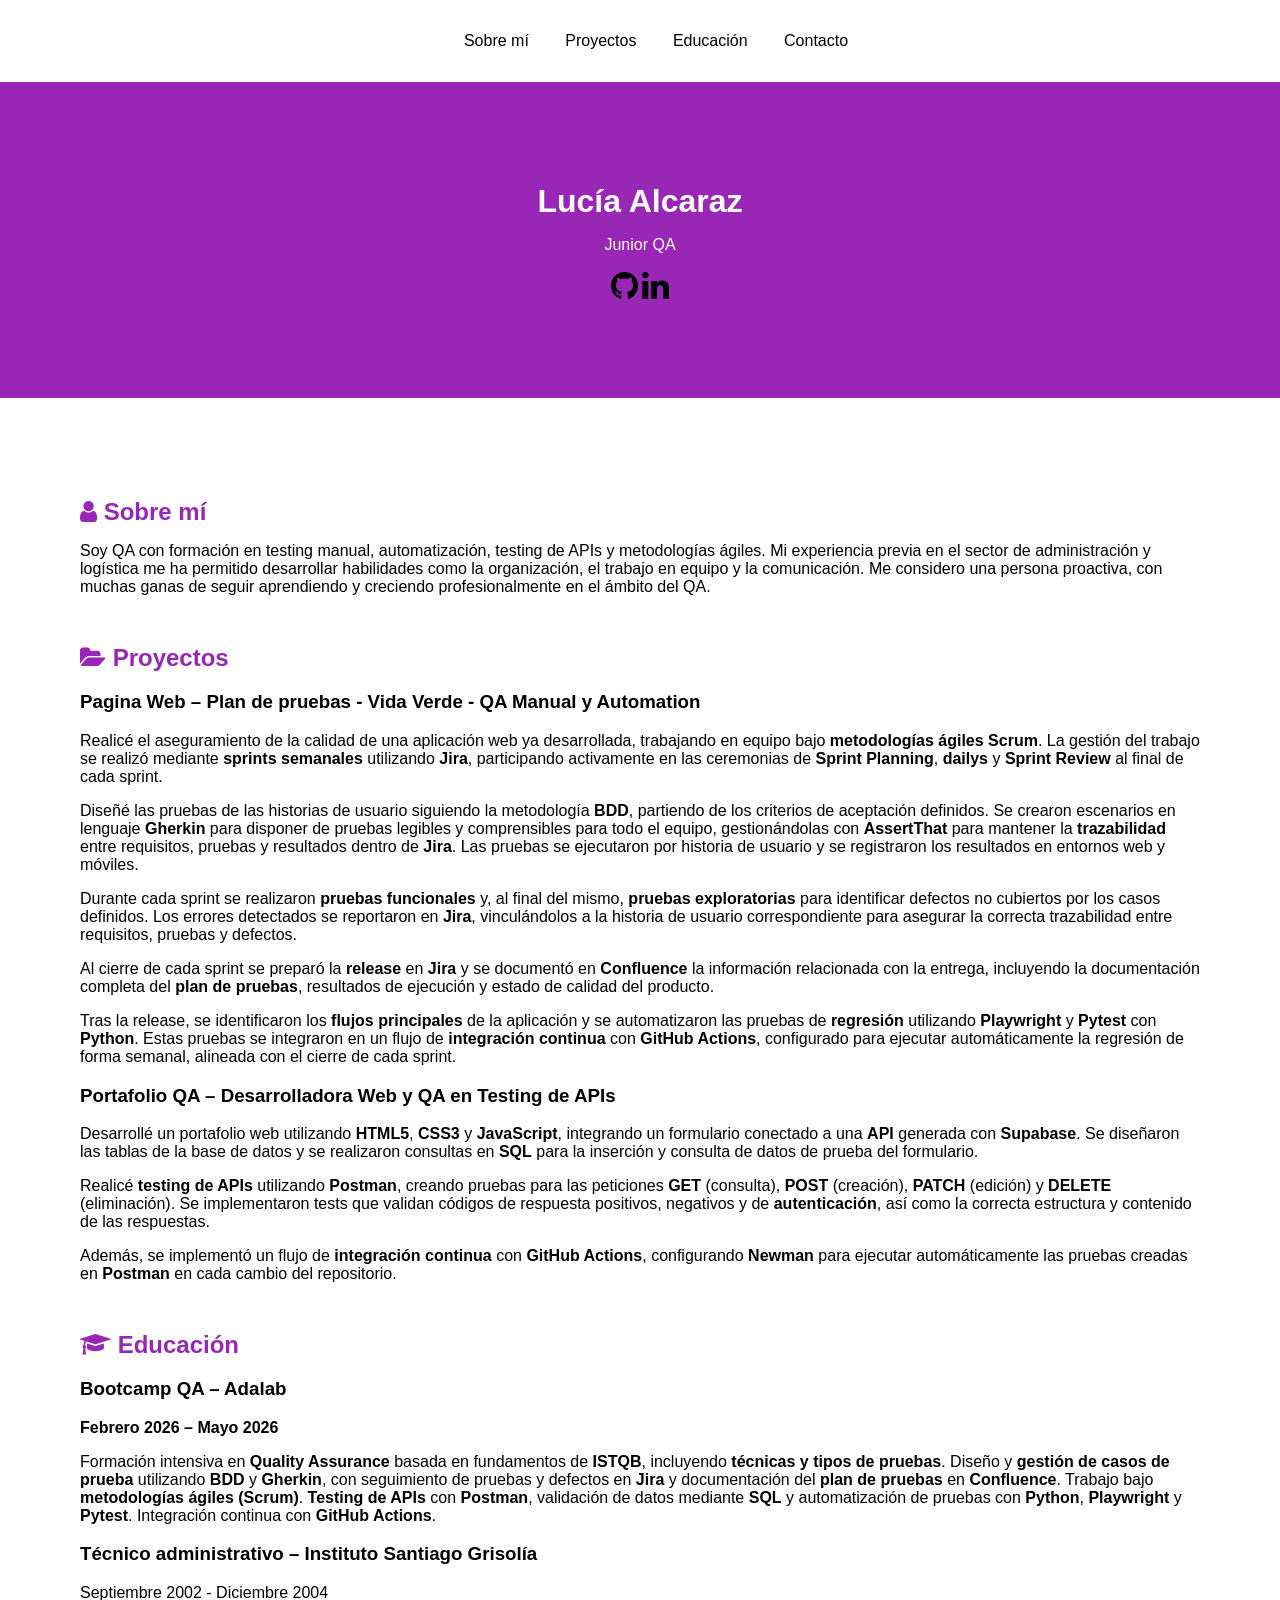
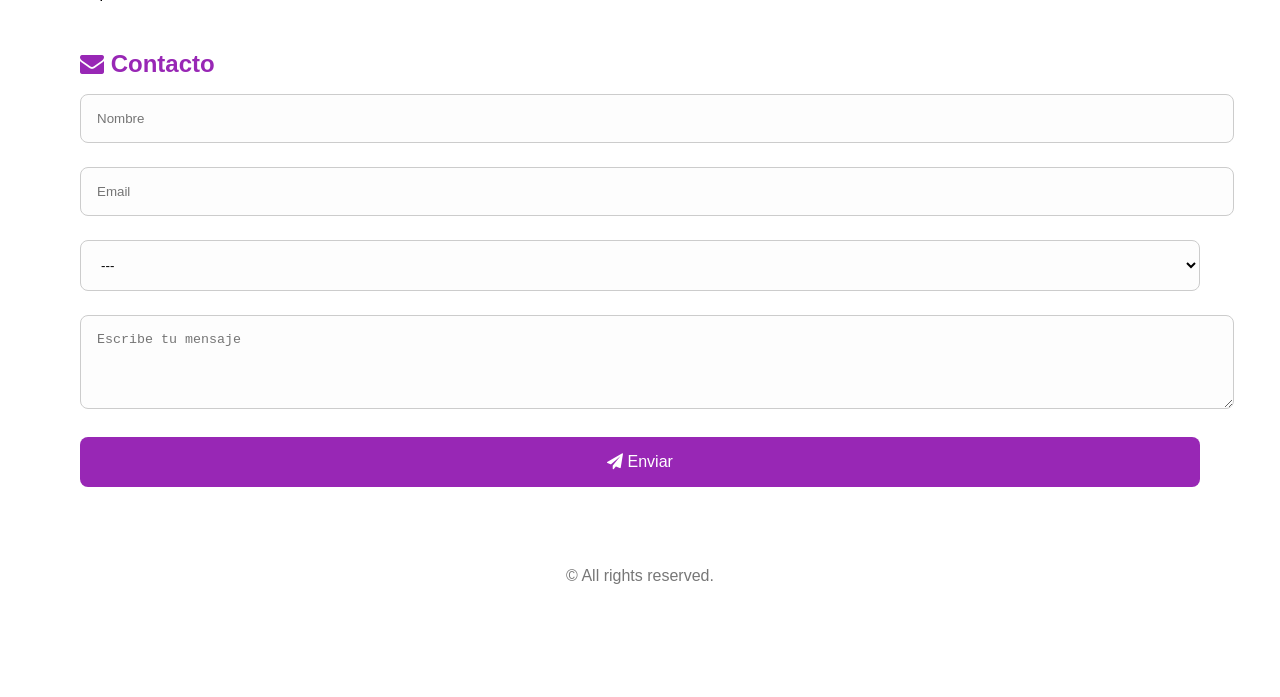
<file: index.html>
<!DOCTYPE html>
<html lang="es">

<head>
  <meta charset="UTF-8" />
  <meta name="viewport" content="width=device-width, initial-scale=1.0" />
  <meta name="description" content="Portfolio Lucia Alcaraz QA" />
  <meta name="author" content="Lucia Alcaraz" />
  <title>Lucia Alcaraz - Portfolio</title>
  <link href="style.css" rel="stylesheet" />
  <!-- Importar Font Awesome para los iconos -->
  <link rel="stylesheet" href="https://cdnjs.cloudflare.com/ajax/libs/font-awesome/4.7.0/css/font-awesome.min.css" />
</head>

<body>
        <!-- Menú de navegación -->
  <nav>
      <ul>
        <li><a id="menusobremi" href="#sobremi">Sobre mí</a></li>
        <li><a id="menuproyectos" href="#proyectos">Proyectos</a></li>
        <li><a id="menueducacion" href="#educacion">Educación</a></li>
        <li><a id="menucontacto" href="#contacto">Contacto</a></li>
      </ul>
    </nav>
  <header>
    <h1 id="minombre">Lucía Alcaraz</h1>
    <p id="titulo">Junior QA</p>
    <p>
      <a id="linkgithub" href= "https://luciaalcarazqa.github.io/portafolio-QA/" title="GitHub"
        class="fa fa-github fa-2x" aria-label="GitHub"></a>
      <a id="linklinkedin" href="https://www.linkedin.com/in/luc%C3%ADa-a-52b455239" title="LinkedIn"
        class="fa fa-linkedin fa-2x" aria-label="LinkedIn"></a>
    </p>
  </header>
  <main>
    <section id="sobremi">
      <h2 id="titulosobremi">
        <i class="fa fa-user"></i> Sobre mí
      </h2>
<p>
  Soy QA con formación en testing manual, automatización, testing de APIs y
  metodologías ágiles. Mi experiencia previa en el sector de administración y logística me ha permitido
  desarrollar habilidades como la organización, el trabajo en equipo y la comunicación.
  Me considero una persona proactiva, con muchas ganas de seguir aprendiendo y creciendo
  profesionalmente en el ámbito del QA.
</p>

    </section>

    <section id="proyectos">
      <h2 id="tituloproyectos">
        <i class="fa fa-folder-open"></i> Proyectos
      </h2>

      <h3>
        <a id="linkproyectoapi" href="https://pqsi2017.atlassian.net/jira/software/projects/E1/boards/2" target="_blank">Pagina Web</a>
        – Plan de pruebas - Vida Verde - QA Manual y Automation
      </h3>
      <p>
  Realicé el aseguramiento de la calidad de una aplicación web ya desarrollada,
  trabajando en equipo bajo <strong>metodologías ágiles Scrum</strong>. La gestión del
  trabajo se realizó mediante <strong>sprints semanales</strong> utilizando
  <strong>Jira</strong>, participando activamente en las ceremonias de
  <strong>Sprint Planning</strong>, <strong>dailys</strong> y <strong>Sprint Review</strong>
  al final de cada sprint.
</p>

<p>
  Diseñé las pruebas de las historias de usuario siguiendo la metodología
  <strong>BDD</strong>, partiendo de los criterios de aceptación definidos. Se crearon
  escenarios en lenguaje <strong>Gherkin</strong> para disponer de pruebas legibles y
  comprensibles para todo el equipo, gestionándolas con <strong>AssertThat</strong> para
  mantener la <strong>trazabilidad</strong> entre requisitos, pruebas y resultados dentro
  de <strong>Jira</strong>. Las pruebas se ejecutaron por historia de usuario y se
  registraron los resultados en entornos web y móviles.
</p>

<p>
  Durante cada sprint se realizaron <strong>pruebas funcionales</strong> y, al final del
  mismo, <strong>pruebas exploratorias</strong> para identificar defectos no cubiertos por
  los casos definidos. Los errores detectados se reportaron en <strong>Jira</strong>,
  vinculándolos a la historia de usuario correspondiente para asegurar la correcta
  trazabilidad entre requisitos, pruebas y defectos.
</p>

<p>
  Al cierre de cada sprint se preparó la <strong>release</strong> en <strong>Jira</strong>
  y se documentó en <strong>Confluence</strong> la información relacionada con la entrega,
  incluyendo la documentación completa del <strong>plan de pruebas</strong>, resultados
  de ejecución y estado de calidad del producto.
</p>

<p>
  Tras la release, se identificaron los <strong>flujos principales</strong> de la
  aplicación y se automatizaron las pruebas de <strong>regresión</strong> utilizando
  <strong>Playwright</strong> y <strong>Pytest</strong> con <strong>Python</strong>. Estas
  pruebas se integraron en un flujo de <strong>integración continua</strong> con
  <strong>GitHub Actions</strong>, configurado para ejecutar automáticamente la regresión
  de forma semanal, alineada con el cierre de cada sprint.
</p>
      <h3>
        <a id="linkproyectoportafolio" href="https://web-qa.dev.adalab.es/">Portafolio QA</a>
        – Desarrolladora Web y QA en Testing de APIs
      </h3>
     <p>
  Desarrollé un portafolio web utilizando <strong>HTML5</strong>, <strong>CSS3</strong> y
  <strong>JavaScript</strong>, integrando un formulario conectado a una
  <strong>API</strong> generada con <strong>Supabase</strong>. Se diseñaron las tablas
  de la base de datos y se realizaron consultas en <strong>SQL</strong> para la
  inserción y consulta de datos de prueba del formulario.
</p>

<p>
  Realicé <strong>testing de APIs</strong> utilizando <strong>Postman</strong>, creando
  pruebas para las peticiones <strong>GET</strong> (consulta),
  <strong>POST</strong> (creación), <strong>PATCH</strong> (edición) y
  <strong>DELETE</strong> (eliminación). Se implementaron tests que validan códigos de
  respuesta positivos, negativos y de <strong>autenticación</strong>, así como la
  correcta estructura y contenido de las respuestas.
</p>

<p>
  Además, se implementó un flujo de <strong>integración continua</strong> con
  <strong>GitHub Actions</strong>, configurando <strong>Newman</strong> para ejecutar
  automáticamente las pruebas creadas en <strong>Postman</strong> en cada cambio del
  repositorio.
</p>
      
    </section>

    <section id="educacion">
      <h2 id="tituloeducacion">
        <i class="fa fa-graduation-cap"></i> Educación
      </h2>

      <h3>Bootcamp QA – Adalab </h3>
<p><strong>Febrero 2026 – Mayo 2026</strong></p>
<p>
  Formación intensiva en <strong>Quality Assurance</strong> basada en fundamentos de
  <strong>ISTQB</strong>, incluyendo <strong>técnicas y tipos de pruebas</strong>.
  Diseño y <strong>gestión de casos de prueba</strong> utilizando
  <strong>BDD</strong> y <strong>Gherkin</strong>, con seguimiento de pruebas y defectos
  en <strong>Jira</strong> y documentación del <strong>plan de pruebas</strong> en
  <strong>Confluence</strong>. Trabajo bajo <strong>metodologías ágiles (Scrum)</strong>.
  <strong>Testing de APIs</strong> con <strong>Postman</strong>, validación de datos
  mediante <strong>SQL</strong> y automatización de pruebas con <strong>Python</strong>,
  <strong>Playwright</strong> y <strong>Pytest</strong>. Integración continua con
  <strong>GitHub Actions</strong>.
</p>


      <h3>Técnico administrativo – Instituto Santiago Grisolía</h3>
      <p>Septiembre 2002 - Diciembre 2004</p>

         
    </section>

<section id="contacto">
  <h2 id="titulocontacto">
    <i class="fa fa-envelope"></i> Contacto
  </h2>
  <form id="contactForm" onsubmit="return enviarFormulario(event)">
    <input id="nombre" type="text" placeholder="Nombre" />
    <input id="email" type="email" placeholder="Email" required/>
    <select id="asunto" required>
      <option value="">---</option>
      <option value="info">Información</option>
      <option value="job">Oferta Trabajo</option>
      <option value="other">Otro</option>
    </select>
    <textarea id="mensaje" rows="4" maxlength="500" placeholder="Escribe tu mensaje" required></textarea> 
    <button id="enviar" type="submit">
      <i class="fa fa-paper-plane"></i> Enviar
    </button>
  </form>
  <p id="formMessage"></p>
</section>


  <footer>
    <p>&copy; All rights reserved.</p>
  </footer>
</body>
<script src="script.js" defer></script>
</html>
</file>
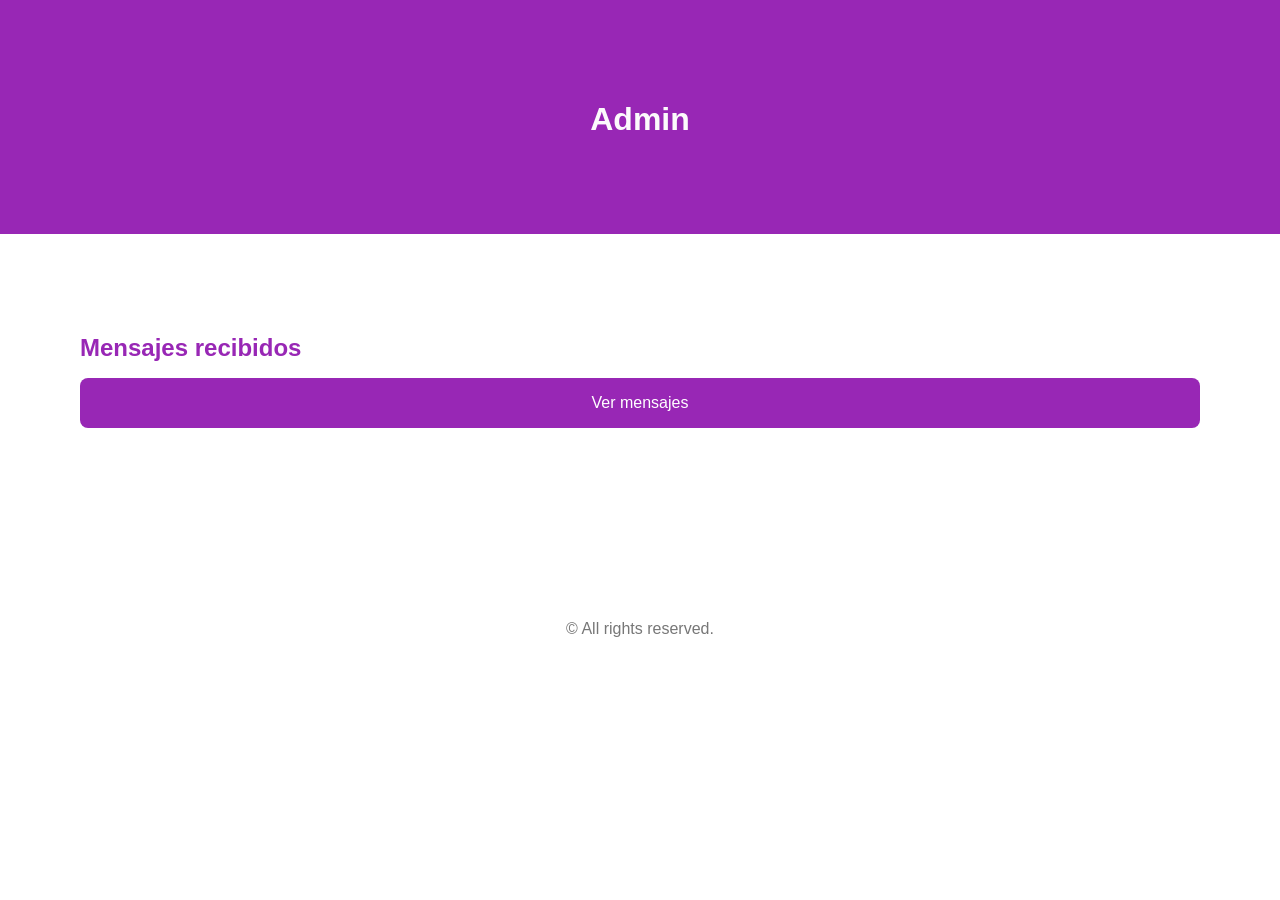
<file: admin.html>
<!DOCTYPE html>
<html lang="es">
<head>
  <meta charset="UTF-8">
  <title>Admin - Mensajes</title>
  <link rel="stylesheet" href="style.css">
</head>
<body>

<header>
  <h1>Admin</h1>
</header>

<main>
  <section id="admin">
    <h2>Mensajes recibidos</h2>
    <button id="verMensajes" onclick="mostrarDatos()">Ver mensajes</button>

    <table id="formsTable">

    </table>

    <p id="status"></p>
  </section>
</main>

<footer>
    <p>&copy; All rights reserved.</p>
</footer>

<script src="script.js"></script>

</body>
</html>
</file>
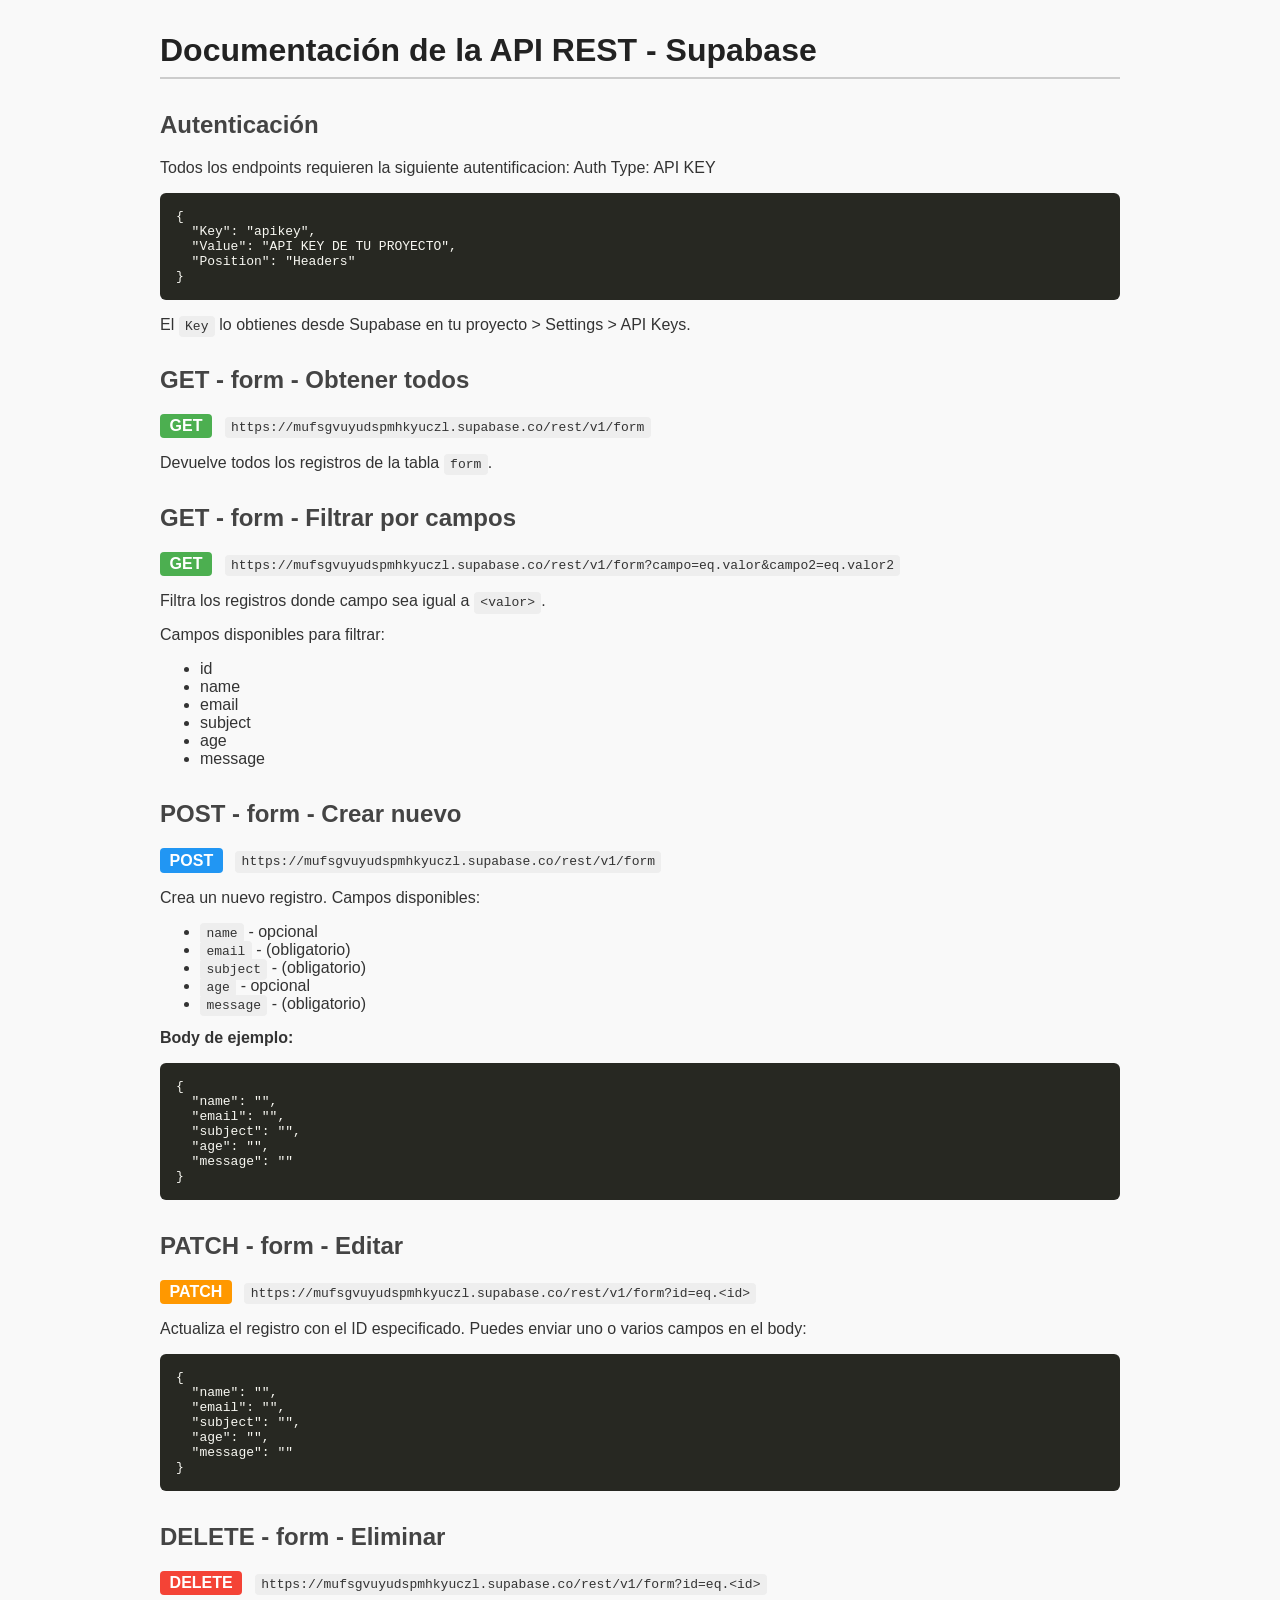
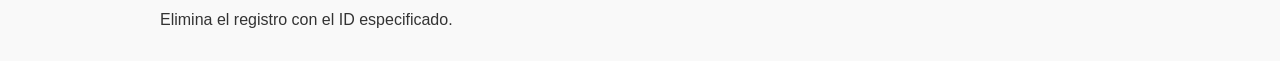
<file: apidoc.html>
<!DOCTYPE html>
<!-- saved from url=(0067)https://bootcamp-qa.github.io/ReportGenerator/documentacionapi.html -->
<html lang="es"><head><meta http-equiv="Content-Type" content="text/html; charset=UTF-8">
  
  <title>Documentación API Supabase</title>
  <style>
    body {
      font-family: 'Segoe UI', sans-serif;
      margin: 2rem auto;
      max-width: 960px;
      background: #f9f9f9;
      color: #333;
    }
    h1 { color: #222; border-bottom: 2px solid #ccc; padding-bottom: 0.5rem; }
    h2 { margin-top: 2rem; color: #444; }
    code { background: #eee; padding: 0.2rem 0.4rem; border-radius: 4px; }
    pre {
      background: #272822;
      color: #f8f8f2;
      padding: 1rem;
      border-radius: 6px;
      overflow-x: auto;
    }
    .method {
      display: inline-block;
      font-weight: bold;
      padding: 0.2rem 0.6rem;
      border-radius: 4px;
      margin-right: 0.5rem;
      color: white;
    }
    .GET { background: #4caf50; }
    .POST { background: #2196f3; }
    .PATCH { background: #ff9800; }
    .DELETE { background: #f44336; }

    label {
      display: block;
      margin-top: 1rem;
      font-weight: bold;
    }
    input[type=text] {
      width: 100%;
      padding: 0.5rem;
      font-size: 1rem;
      margin-top: 0.3rem;
      box-sizing: border-box;
    }
    button {
      margin-top: 1.5rem;
      padding: 0.6rem 1rem;
      font-size: 1rem;
      cursor: pointer;
    }
  </style>
</head>
<body>

<h1>Documentación de la API REST - Supabase</h1>

<form id="form" onsubmit="return false;" style="display: none;">
  <label for="tableName">Nombre de la tabla:</label>
  <input type="text" id="tableName" placeholder="clientes" required="">

  <label for="columns">Columnas (separadas por coma, * indica obligatorio):</label>
  <input type="text" id="columns" placeholder="nombre, telefono*, correo*" required="">

  <label for="baseUrl">Base URL:</label>
  <input type="text" id="baseUrl" placeholder="https://proyecto.supabase.co" required="">

  <button onclick="generate()">GENERAR DOCUMENTACION API</button>
</form>

<!-- Aquí pondremos la documentación generada -->
<div id="docs" style="margin-top:2rem;">
        <h2>Autenticación</h2>
    <p>Todos los endpoints requieren la siguiente autentificacion: Auth Type: API KEY</p>
    <pre>{
  "Key": "apikey",
  "Value": "API KEY DE TU PROYECTO",
  "Position": "Headers"
}</pre>
    <p>El <code>Key</code> lo obtienes desde Supabase en tu proyecto &gt; Settings &gt; API Keys.</p>
  
    <h2>GET - form - Obtener todos </h2>
    <p><span class="method GET">GET</span> <code>https://mufsgvuyudspmhkyuczl.supabase.co/rest/v1/form</code></p>
    <p>Devuelve todos los registros de la tabla <code>form</code>.</p>

    <h2>GET - form - Filtrar por campos</h2>
    <p><span class="method GET">GET</span> <code>https://mufsgvuyudspmhkyuczl.supabase.co/rest/v1/form?campo=eq.valor&amp;campo2=eq.valor2</code></p>
    <p>Filtra los registros donde campo sea igual a <code>&lt;valor&gt;</code>.</p>
    <p>Campos disponibles para filtrar:</p>
    <ul>
      <li>id</li><li>name</li><li>email</li><li>subject</li><li>age</li><li>message</li>
    </ul>

    <h2>POST - form - Crear nuevo</h2>
    <p><span class="method POST">POST</span> <code>https://mufsgvuyudspmhkyuczl.supabase.co/rest/v1/form</code></p>
    <p>Crea un nuevo registro. Campos disponibles:</p>
    <ul>
      <li><code>name</code> - opcional</li><li><code>email</code> -  (obligatorio)</li><li><code>subject</code> -  (obligatorio)</li><li><code>age</code> - opcional</li><li><code>message</code> -  (obligatorio)</li>
    </ul>
    <p><strong>Body de ejemplo:</strong></p>
    <pre>{
  "name": "",
  "email": "",
  "subject": "",
  "age": "",
  "message": ""
}</pre>

    <h2>PATCH - form - Editar </h2>
    <p><span class="method PATCH">PATCH</span> <code>https://mufsgvuyudspmhkyuczl.supabase.co/rest/v1/form?id=eq.&lt;id&gt;</code></p>
    <p>Actualiza el registro con el ID especificado. Puedes enviar uno o varios campos en el body:</p>
    <pre>{
  "name": "<nuevo string="">",
  "email": "<nuevo string="">",
  "subject": "<nuevo string="">",
  "age": "<nuevo string="">",
  "message": "<nuevo string="">"
}</nuevo></nuevo></nuevo></nuevo></nuevo></pre>

    <h2>DELETE - form - Eliminar </h2>
    <p><span class="method DELETE">DELETE</span> <code>https://mufsgvuyudspmhkyuczl.supabase.co/rest/v1/form?id=eq.&lt;id&gt;</code></p>
    <p>Elimina el registro con el ID especificado.</p>


  </div>

<script>
function generate() {
  let tableName = document.getElementById('tableName').value.trim() || 'clientes';
  const columnsRaw = document.getElementById('columns').value.trim();
  const baseUrlRaw = document.getElementById('baseUrl').value.trim() || 'https://<TU_PROYECTO>.supabase.co';

  // Procesar columnas
  const colsArr = columnsRaw.split(',').map(c => c.trim()).filter(c => c.length > 0);

  const columns = colsArr.map(col => {
    let required = false;
    let name = col;
    if (col.endsWith('*')) {
      required = true;
      name = col.slice(0, -1).trim();
    }
    return { name, type: "string", required };
  });

  const baseUrl = `${baseUrlRaw}/rest/v1/${tableName}`;

  function generatePostBody() {
    const obj = {};
    columns.forEach(col => {
      if (col.name !== "id") {
        obj[col.name] = "";
      }
    });
    return JSON.stringify(obj, null, 2);
  }

  function generatePatchBody() {
    const obj = {};
    columns.forEach(col => {
      if (col.name !== "id") {
        obj[col.name] = `<nuevo ${col.type}>`;
      }
    });
    return JSON.stringify(obj, null, 2);
  }

  // Construir el HTML para la documentación
  let html = `
        <h2>Autenticación</h2>
    <p>Todos los endpoints requieren la siguiente autentificacion: Auth Type: API KEY</p>
    <pre>{
  "Key": "apikey",
  "Value": "API KEY DE TU PROYECTO",
  "Position": "Headers"
}</pre>
    <p>El <code>Key</code> lo obtienes desde Supabase en tu proyecto &gt; Settings &gt; API Keys.</p>
  
    <h2>GET - ${tableName} - Obtener todos </h2>
    <p><span class="method GET">GET</span> <code>${baseUrl}</code></p>
    <p>Devuelve todos los registros de la tabla <code>${tableName}</code>.</p>

    <h2>GET - ${tableName} - Filtrar por campos</h2>
    <p><span class="method GET">GET</span> <code>${baseUrl}?campo=eq.valor&campo2=eq.valor2</code></p>
    <p>Filtra los registros donde campo sea igual a <code>&lt;valor&gt;</code>.</p>
    <p>Campos disponibles para filtrar:</p>
    <ul>
      ${columns.map(col => `<li>${col.name}</li>`).join('')}
    </ul>

    <h2>POST - ${tableName} - Crear nuevo</h2>
    <p><span class="method POST">POST</span> <code>${baseUrl}</code></p>
    <p>Crea un nuevo registro. Campos disponibles:</p>
    <ul>
      ${columns.filter(c => c.name !== 'id').map(col => `<li><code>${col.name}</code> - ${col.required ? " (obligatorio)" : "opcional"}</li>`).join('')}
    </ul>
    <p><strong>Body de ejemplo:</strong></p>
    <pre>${generatePostBody()}</pre>

    <h2>PATCH - ${tableName} - Editar </h2>
    <p><span class="method PATCH">PATCH</span> <code>${baseUrl}?id=eq.&lt;id&gt;</code></p>
    <p>Actualiza el registro con el ID especificado. Puedes enviar uno o varios campos en el body:</p>
    <pre>${generatePatchBody()}</pre>

    <h2>DELETE - ${tableName} - Eliminar </h2>
    <p><span class="method DELETE">DELETE</span> <code>${baseUrl}?id=eq.&lt;id&gt;</code></p>
    <p>Elimina el registro con el ID especificado.</p>


  `;

  document.getElementById('docs').innerHTML = html;
   document.getElementById('form').style.display = 'none';
  
}


</script>




</body></html>
</file>
<file: style.css>
body {
  font-family: Verdana, Arial, sans-serif;
  font-size: 1rem;
  color: black;
  margin: 0;
}

header {
  background-color: #9827b5;
  color: hwb(300 98% 1%);
  padding: 5rem;
  text-align: center;
}

main {
  padding: 5rem;
  text-align: left;
}

nav {
  text-align: center;
  width:100%;
  padding: 1rem;
}

nav ul {
  padding: 0;
  margin: 0;
    background-color: white;
  
}

nav ul li {
  display: inline-block;
  margin: 0rem;
  font-size: 1rem;
  padding: 1rem;
  border-radius: 0.5rem ;

}
/* Menú vertical en móvil */
@media (max-width: 768px) {
  nav ul li {
    display: block;
    margin: 0.8rem 0;
  }
}

h1 {
  font-size: 2rem;
  margin-bottom: 1rem;
}

p {
  font-size: 1rem;
  margin-bottom: 1rem;
}

a {
  color: #000000;
  text-decoration: none;
}

a:hover {
  text-decoration: underline;
}

section {
  margin-bottom: 3rem;
}

h2 {
  font-size: 1.5rem;
  margin-bottom: 1rem;
  color: #9827b5;
}

/* FORMULARIO */
form {
  width: 100%;
  font-size: 1rem;
}

input,
textarea,
select {
  width: 100%;
  padding: 1rem;
  margin-bottom: 1.5rem;
  border: 1px solid #ccc;
  border-radius: 0.5rem;
  background-color: #fdfdfd;
}

button {
  width: 100%;
  padding: 1rem;
  background-color: #9827b5;
  color: white;
  border: none;
  border-radius: 0.5rem;
  font-size: 1rem;
}

footer {
  margin-top: 2rem;
  padding: 1rem;
  font-size: 0.9rem;
  color: #777;
  text-align: center;
}

table {
  width: 100%;
  border-collapse: collapse;
  table-layout: fixed; /* CLAVE */
  font-family: Arial, sans-serif;
}

th, td {
  border: 1px solid #ddd;
  padding: 6px;
  font-size: 14px;
  word-wrap: break-word;
  overflow-wrap: break-word;
}

thead {
  background-color: #f4f4f4;
}

/* Móvil */
@media (max-width: 768px) {
  th, td {
    font-size: 12px;
    padding: 4px;
  }
}
</file>
